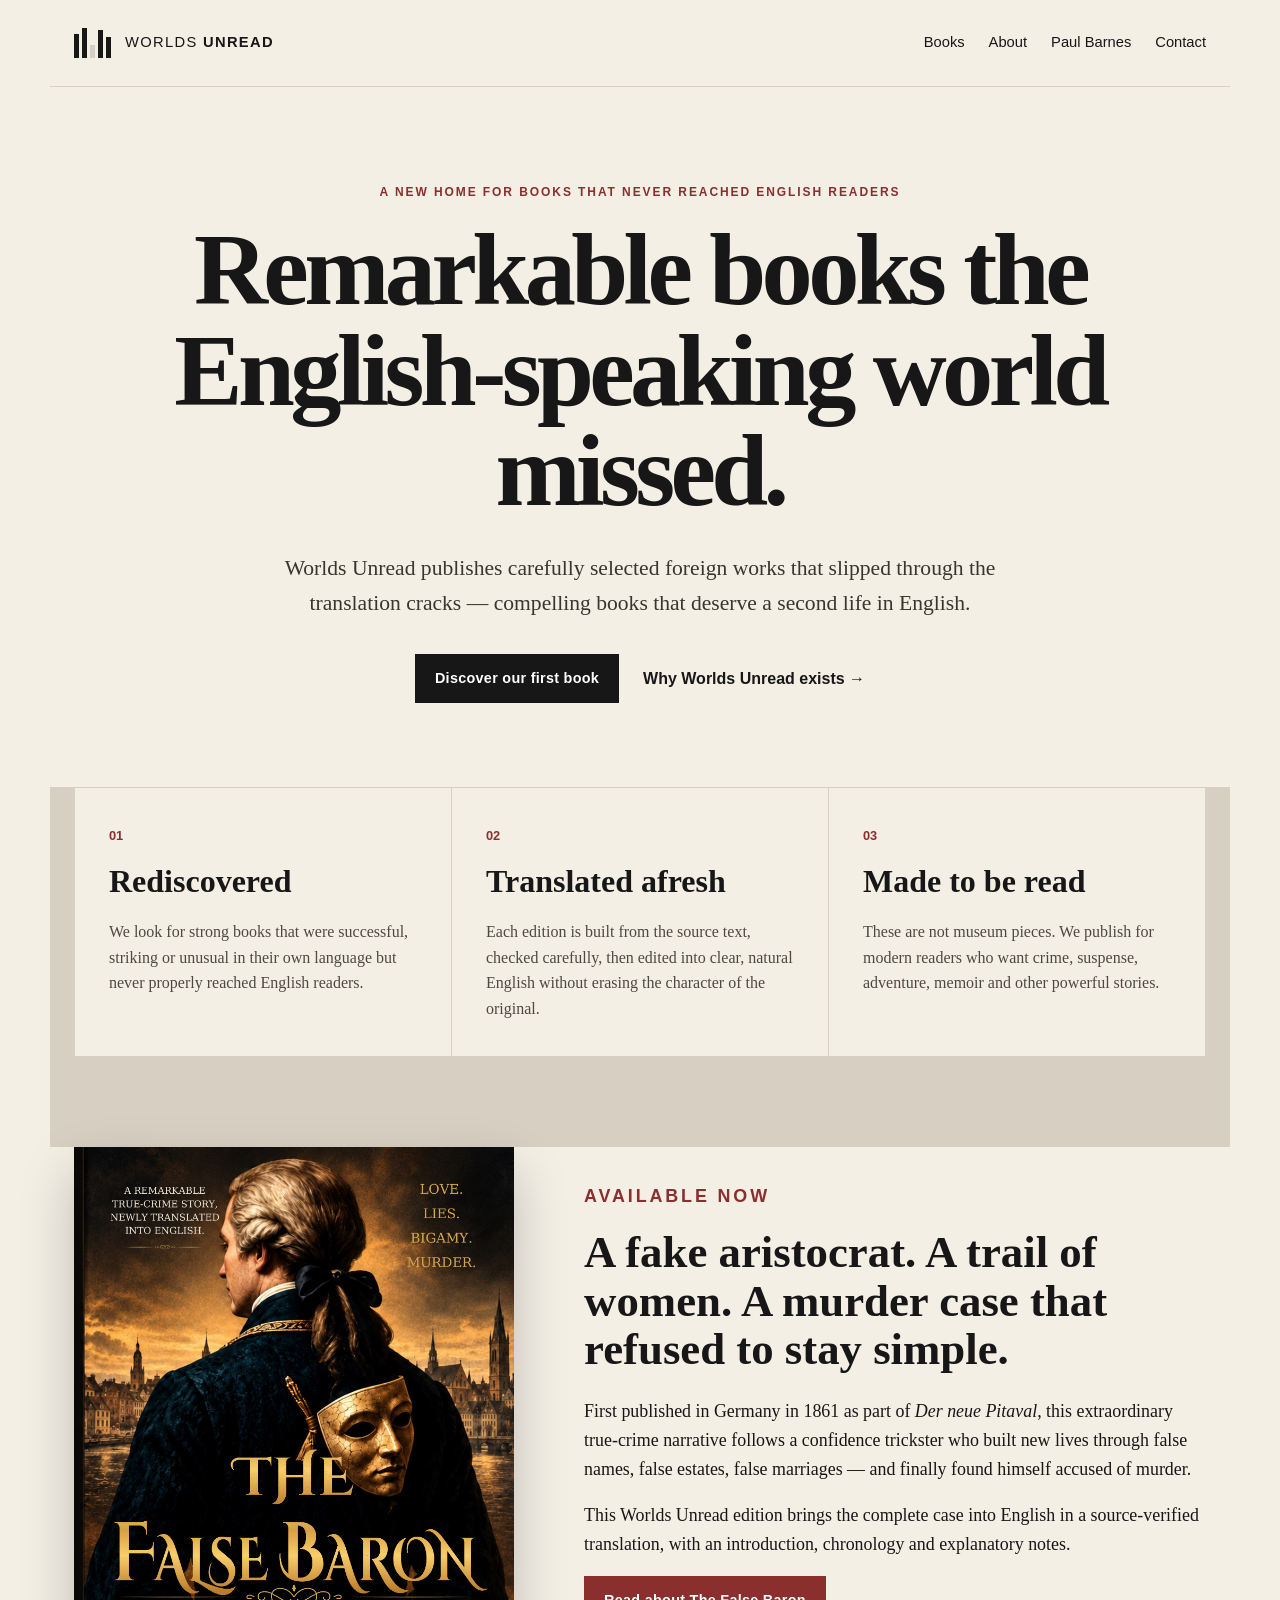
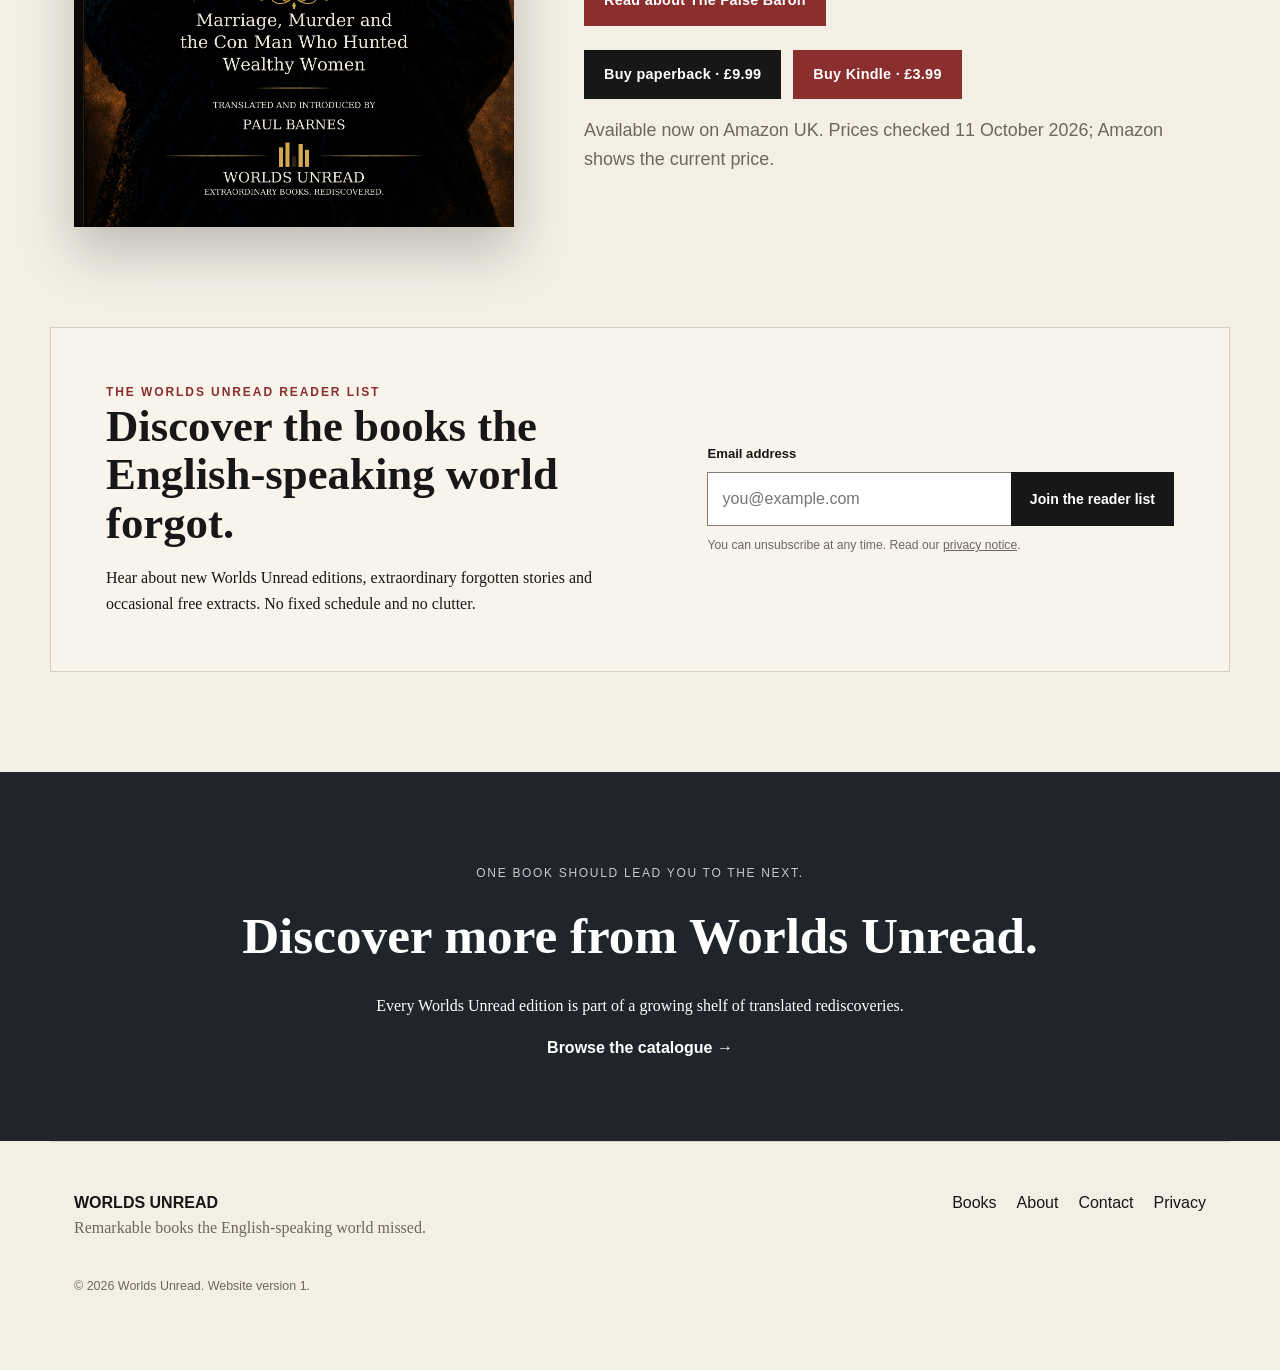
<file: index.html>
<!doctype html>
<html lang="en-GB">
  <head>
    <meta charset="utf-8" />
    <meta name="viewport" content="width=device-width, initial-scale=1" />
    <title>
      Worlds Unread — Remarkable books the English-speaking world missed
    </title>
    <meta
      name="description"
      content="Worlds Unread brings overlooked and untranslated books to English-language readers in new editions. The False Baron is our first title."
    />
    <link rel="stylesheet" href="styles.css" />
  </head>
  <body>
    <header class="site-header">
      <a class="brand" href="index.html" aria-label="Worlds Unread home">
        <span class="mark" aria-hidden="true"
          ><i></i><i></i><b></b><i></i><i></i
        ></span>
        <span><span class="worlds">WORLDS</span> <strong>UNREAD</strong></span>
      </a>
      <nav aria-label="Primary navigation">
        <a href="books.html">Books</a>
        <a href="about.html">About</a>
        <a href="paul-barnes.html">Paul Barnes</a>
        <a href="contact.html">Contact</a>
      </nav>
    </header>

    <main>
      <section class="hero">
        <p class="eyebrow">
          A new home for books that never reached English readers
        </p>
        <h1>Remarkable books the English-speaking world missed.</h1>
        <p class="lede">
          Worlds Unread publishes carefully selected foreign works that slipped
          through the translation cracks — compelling books that deserve a
          second life in English.
        </p>
        <div class="hero-actions">
          <a class="button" href="the-false-baron.html"
            >Discover our first book</a
          >
          <a class="text-link" href="about.html">Why Worlds Unread exists →</a>
        </div>
      </section>

      <section class="feature-grid" aria-label="Worlds Unread principles">
        <article>
          <span>01</span>
          <h2>Rediscovered</h2>
          <p>
            We look for strong books that were successful, striking or unusual
            in their own language but never properly reached English readers.
          </p>
        </article>
        <article>
          <span>02</span>
          <h2>Translated afresh</h2>
          <p>
            Each edition is built from the source text, checked carefully, then
            edited into clear, natural English without erasing the character of
            the original.
          </p>
        </article>
        <article>
          <span>03</span>
          <h2>Made to be read</h2>
          <p>
            These are not museum pieces. We publish for modern readers who want
            crime, suspense, adventure, memoir and other powerful stories.
          </p>
        </article>
      </section>

      <section class="book-feature">
        <a
          class="cover-link"
          href="the-false-baron.html"
          aria-label="Read about The False Baron"
        >
          <img
            class="book-cover"
            src="assets/the-false-baron-cover-004.jpg"
            alt="Cover of The False Baron by Worlds Unread"
          />
        </a>
        <div class="book-copy">
          <p class="eyebrow">Available now</p>
          <h2>
            A fake aristocrat. A trail of women. A murder case that refused to
            stay simple.
          </h2>
          <p>
            First published in Germany in 1861 as part of
            <em>Der neue Pitaval</em>, this extraordinary true-crime narrative
            follows a confidence trickster who built new lives through false
            names, false estates, false marriages — and finally found himself
            accused of murder.
          </p>
          <p>
            This Worlds Unread edition brings the complete case into English in
            a source-verified translation, with an introduction, chronology and
            explanatory notes.
          </p>
          <a class="button secondary" href="the-false-baron.html"
            >Read about The False Baron</a
          >
          <div class="purchase-actions" aria-label="Buy The False Baron">
          <a class="button" href="https://www.amazon.co.uk/dp/1066974004">Buy paperback · £9.99</a>
          <a class="button secondary" href="https://www.amazon.co.uk/dp/B0HMHZ28Z7">Buy Kindle · £3.99</a>
        </div><p class="meta">Available now on Amazon UK. Prices checked 11 October 2026; Amazon shows the current price.</p>
        </div>
      </section>

      <section class="reader-list" aria-labelledby="reader-list-title">
        <div>
          <p class="eyebrow">The Worlds Unread reader list</p>
          <h2 id="reader-list-title">
            Discover the books the English-speaking world forgot.
          </h2>
          <p>
            Hear about new Worlds Unread editions, extraordinary forgotten
            stories and occasional free extracts. No fixed schedule and no
            clutter.
          </p>
        </div>
        <form
          class="signup-form"
          action="https://buttondown.com/api/emails/embed-subscribe/worldsunread"
          method="post"
          target="popupwindow"
        >
          <label for="home-email">Email address</label>
          <div class="signup-row">
            <input
              id="home-email"
              name="email"
              type="email"
              autocomplete="email"
              required
              placeholder="you@example.com"
            />
            <button type="submit">Join the reader list</button>
          </div>
          <p class="form-note">
            You can unsubscribe at any time. Read our
            <a href="privacy.html">privacy notice</a>.
          </p>
        </form>
      </section>

      <section class="mission-strip">
        <p>One book should lead you to the next.</p>
        <h2>Discover more from Worlds Unread.</h2>
        <p>
          Every Worlds Unread edition is part of a growing shelf of translated
          rediscoveries.
        </p>
        <a class="text-link light" href="books.html">Browse the catalogue →</a>
      </section>
    </main>

    <footer>
      <div>
        <strong>WORLDS UNREAD</strong><br /><span
          >Remarkable books the English-speaking world missed.</span
        >
      </div>
      <div class="footer-links">
        <a href="books.html">Books</a><a href="about.html">About</a
        ><a href="contact.html">Contact</a><a href="privacy.html">Privacy</a>
      </div>
      <p class="small">© 2026 Worlds Unread. Website version 1.</p>
    </footer>
  </body>
</html>
</file>
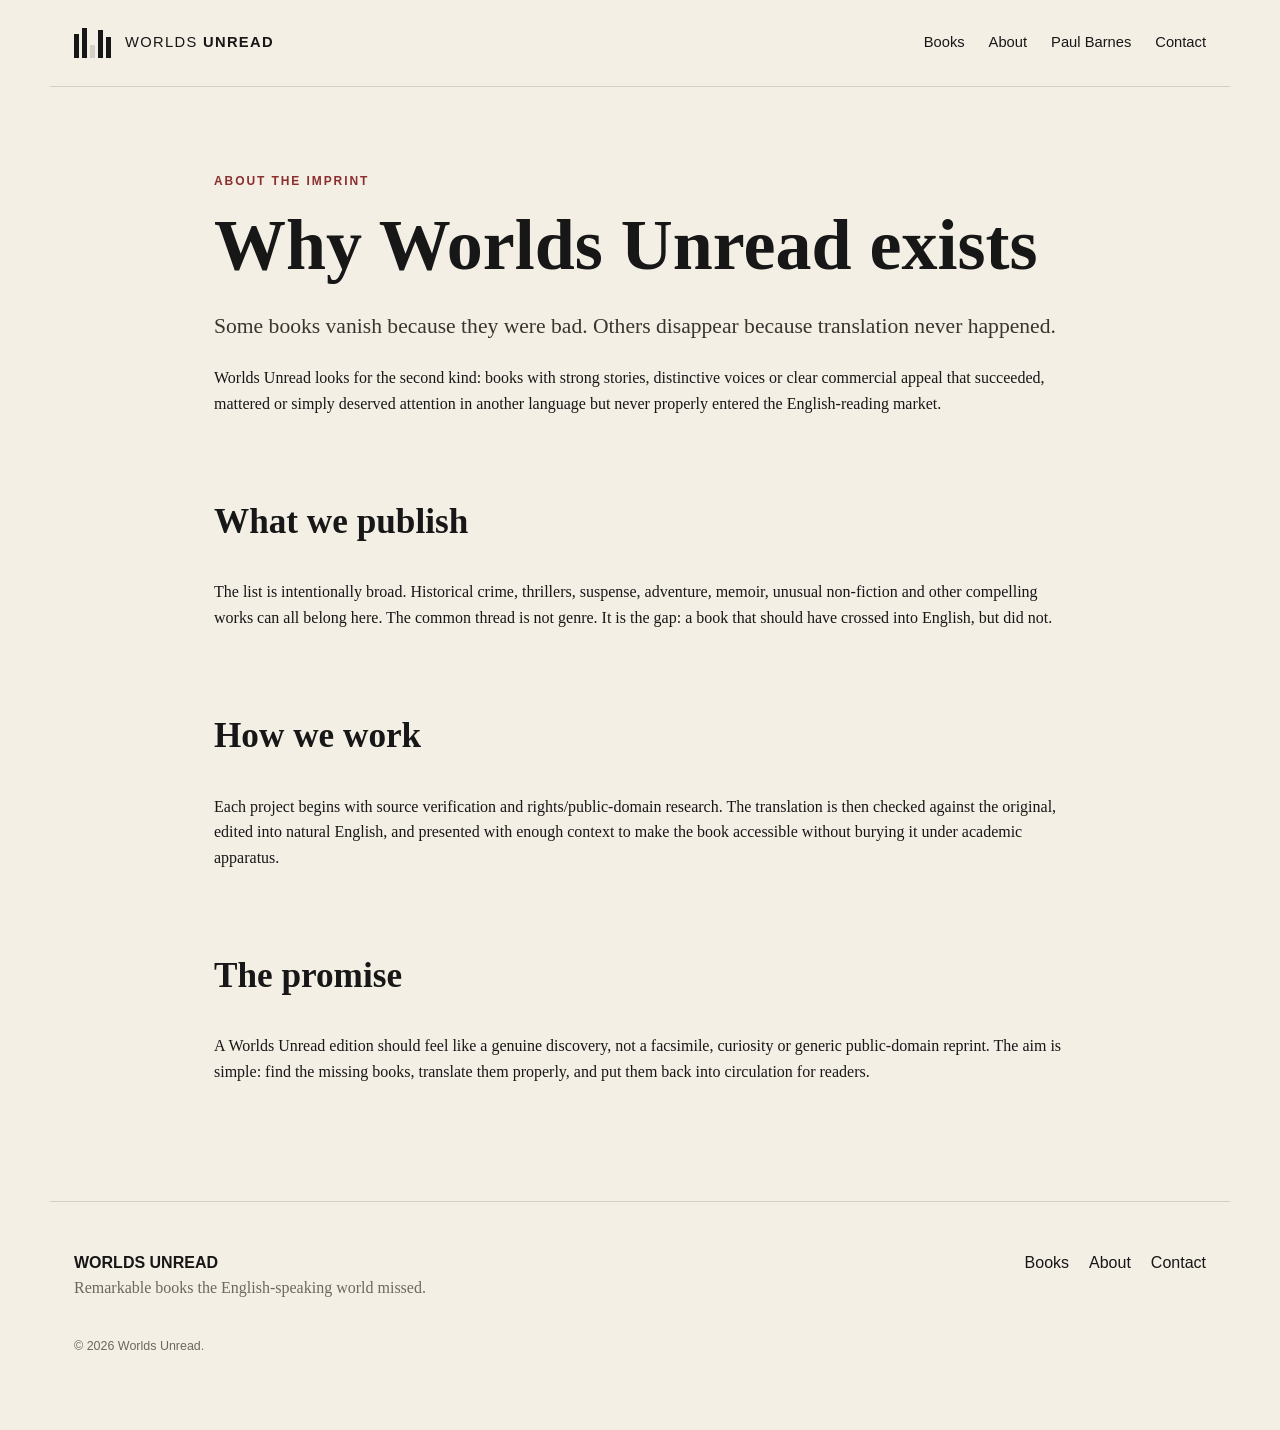
<file: about.html>
<!doctype html><html lang="en-GB"><head><meta charset="utf-8"><meta name="viewport" content="width=device-width, initial-scale=1"><title>About — Worlds Unread</title><meta name="description" content="About Worlds Unread, a publishing imprint for remarkable books the English-speaking world missed."><link rel="stylesheet" href="styles.css"></head><body><header class="site-header"><a class="brand" href="index.html"><span class="mark" aria-hidden="true"><i></i><i></i><b></b><i></i><i></i></span><span><span class="worlds">WORLDS</span> <strong>UNREAD</strong></span></a><nav><a href="books.html">Books</a><a href="about.html">About</a><a href="paul-barnes.html">Paul Barnes</a><a href="contact.html">Contact</a></nav></header><main class="page"><p class="eyebrow">About the imprint</p><h1>Why Worlds Unread exists</h1><p class="intro">Some books vanish because they were bad. Others disappear because translation never happened.</p><p>Worlds Unread looks for the second kind: books with strong stories, distinctive voices or clear commercial appeal that succeeded, mattered or simply deserved attention in another language but never properly entered the English-reading market.</p><h2>What we publish</h2><p>The list is intentionally broad. Historical crime, thrillers, suspense, adventure, memoir, unusual non-fiction and other compelling works can all belong here. The common thread is not genre. It is the gap: a book that should have crossed into English, but did not.</p><h2>How we work</h2><p>Each project begins with source verification and rights/public-domain research. The translation is then checked against the original, edited into natural English, and presented with enough context to make the book accessible without burying it under academic apparatus.</p><h2>The promise</h2><p>A Worlds Unread edition should feel like a genuine discovery, not a facsimile, curiosity or generic public-domain reprint. The aim is simple: find the missing books, translate them properly, and put them back into circulation for readers.</p></main><footer><div><strong>WORLDS UNREAD</strong><br><span>Remarkable books the English-speaking world missed.</span></div><div class="footer-links"><a href="books.html">Books</a><a href="about.html">About</a><a href="contact.html">Contact</a></div><p class="small">© 2026 Worlds Unread.</p></footer></body></html>
</file>
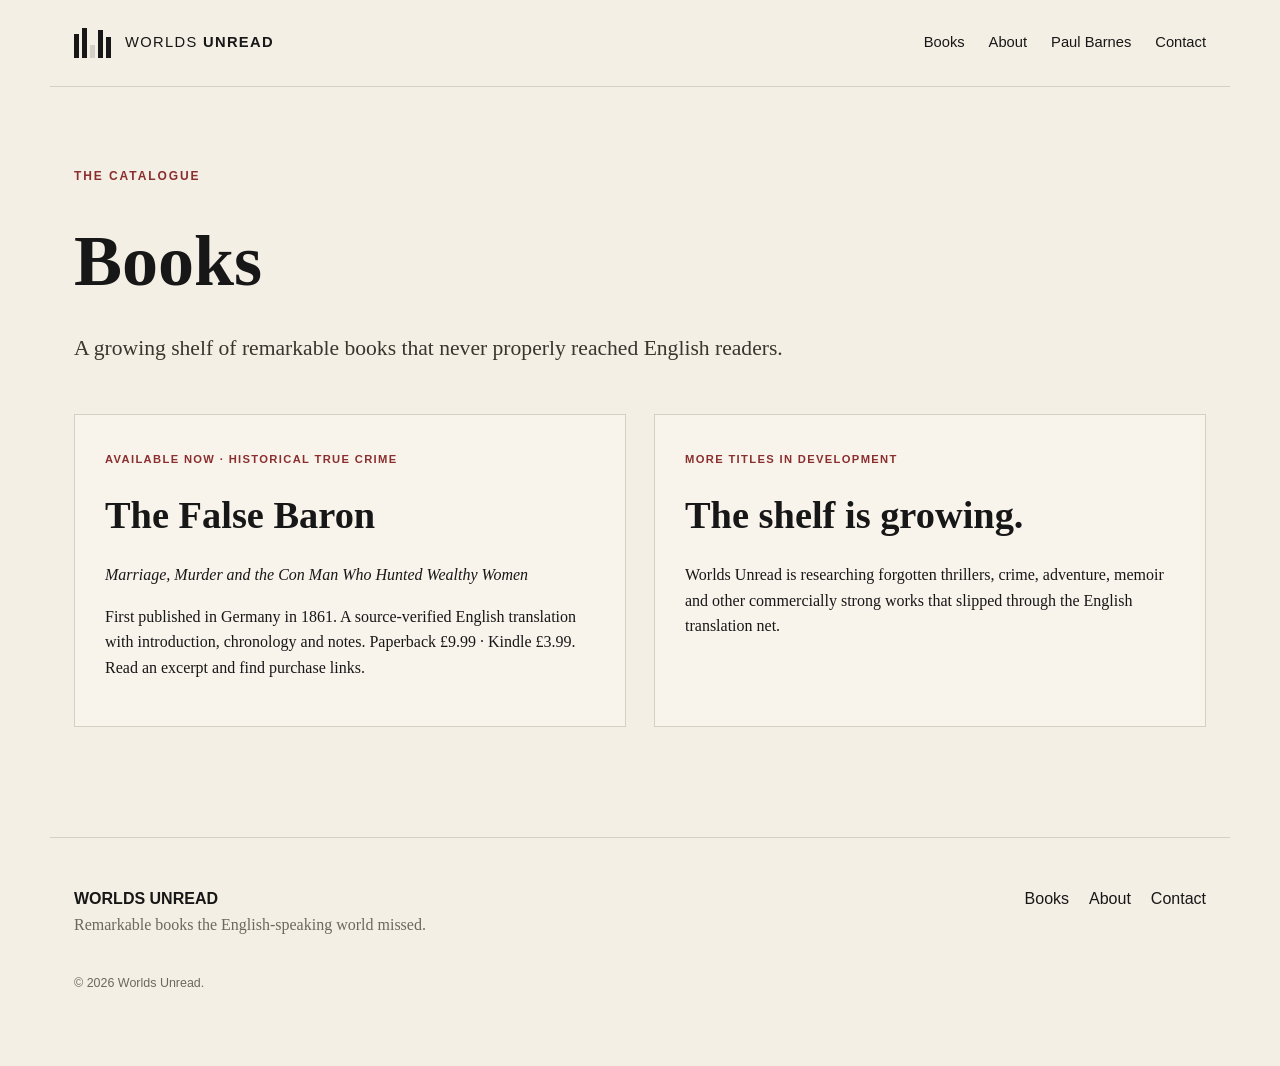
<file: books.html>
<!doctype html><html lang="en-GB"><head><meta charset="utf-8"><meta name="viewport" content="width=device-width, initial-scale=1"><title>Books — Worlds Unread</title><meta name="description" content="Browse Worlds Unread editions."><link rel="stylesheet" href="styles.css"></head><body><header class="site-header"><a class="brand" href="index.html"><span class="mark" aria-hidden="true"><i></i><i></i><b></b><i></i><i></i></span><span><span class="worlds">WORLDS</span> <strong>UNREAD</strong></span></a><nav><a href="books.html">Books</a><a href="about.html">About</a><a href="paul-barnes.html">Paul Barnes</a><a href="contact.html">Contact</a></nav></header><main class="catalogue"><p class="eyebrow">The catalogue</p><h1>Books</h1><p class="lede" style="margin:0;max-width:760px;text-align:left">A growing shelf of remarkable books that never properly reached English readers.</p><div class="catalogue-grid"><a class="catalogue-card" href="the-false-baron.html"><span class="tag">Available now · Historical true crime</span><h2>The False Baron</h2><p><em>Marriage, Murder and the Con Man Who Hunted Wealthy Women</em></p><p>First published in Germany in 1861. A source-verified English translation with introduction, chronology and notes. Paperback £9.99 · Kindle £3.99. Read an excerpt and find purchase links.</p></a><div class="catalogue-card"><span class="tag">More titles in development</span><h2>The shelf is growing.</h2><p>Worlds Unread is researching forgotten thrillers, crime, adventure, memoir and other commercially strong works that slipped through the English translation net.</p></div></div></main><footer><div><strong>WORLDS UNREAD</strong><br><span>Remarkable books the English-speaking world missed.</span></div><div class="footer-links"><a href="books.html">Books</a><a href="about.html">About</a><a href="contact.html">Contact</a></div><p class="small">© 2026 Worlds Unread.</p></footer></body></html>
</file>
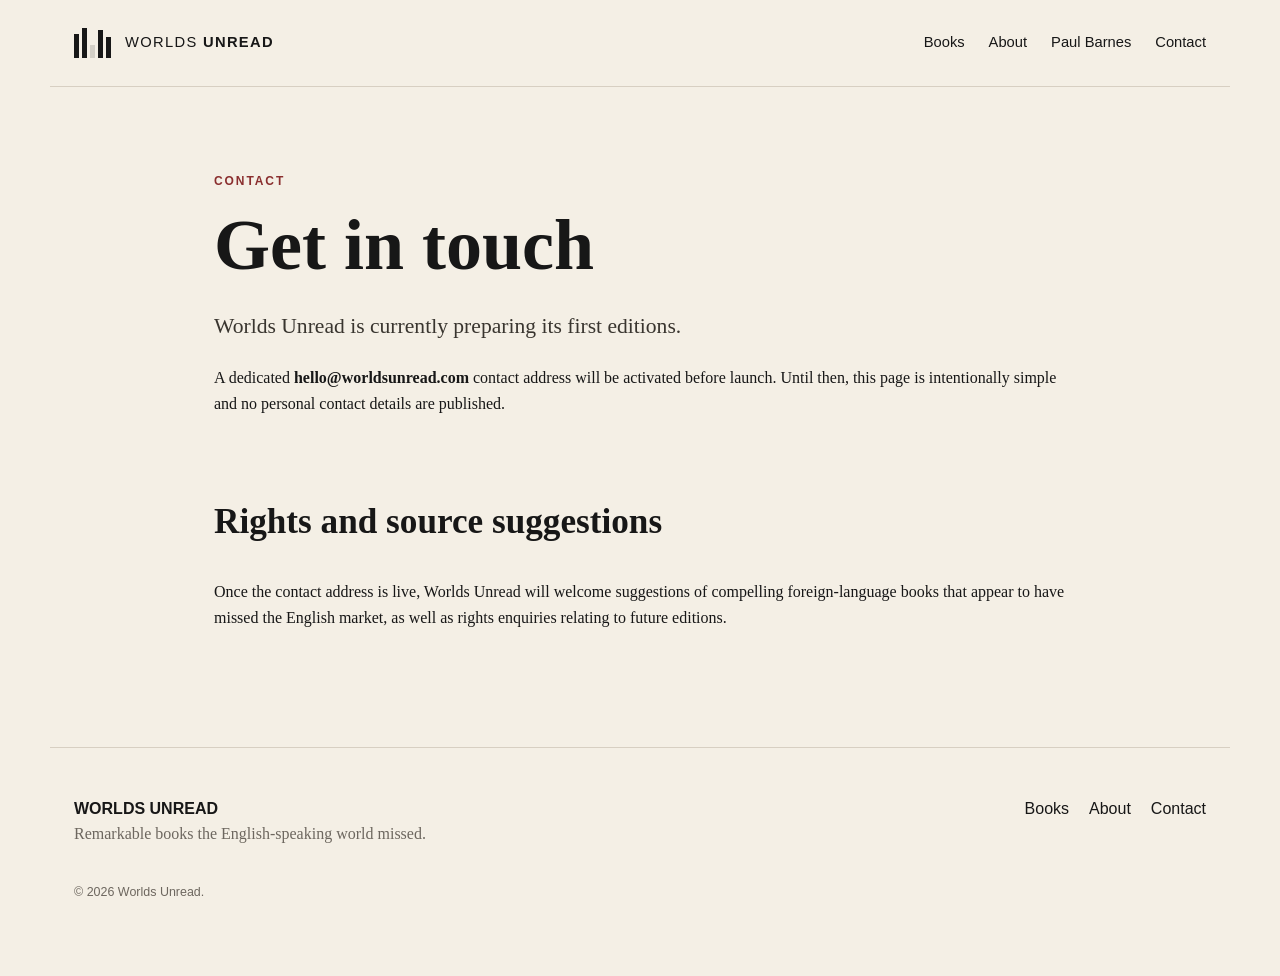
<file: contact.html>
<!doctype html><html lang="en-GB"><head><meta charset="utf-8"><meta name="viewport" content="width=device-width, initial-scale=1"><title>Contact — Worlds Unread</title><meta name="description" content="Contact Worlds Unread."><link rel="stylesheet" href="styles.css"></head><body><header class="site-header"><a class="brand" href="index.html"><span class="mark" aria-hidden="true"><i></i><i></i><b></b><i></i><i></i></span><span><span class="worlds">WORLDS</span> <strong>UNREAD</strong></span></a><nav><a href="books.html">Books</a><a href="about.html">About</a><a href="paul-barnes.html">Paul Barnes</a><a href="contact.html">Contact</a></nav></header><main class="page"><p class="eyebrow">Contact</p><h1>Get in touch</h1><p class="intro">Worlds Unread is currently preparing its first editions.</p><p>A dedicated <strong>hello@worldsunread.com</strong> contact address will be activated before launch. Until then, this page is intentionally simple and no personal contact details are published.</p><h2>Rights and source suggestions</h2><p>Once the contact address is live, Worlds Unread will welcome suggestions of compelling foreign-language books that appear to have missed the English market, as well as rights enquiries relating to future editions.</p></main><footer><div><strong>WORLDS UNREAD</strong><br><span>Remarkable books the English-speaking world missed.</span></div><div class="footer-links"><a href="books.html">Books</a><a href="about.html">About</a><a href="contact.html">Contact</a></div><p class="small">© 2026 Worlds Unread.</p></footer></body></html>
</file>
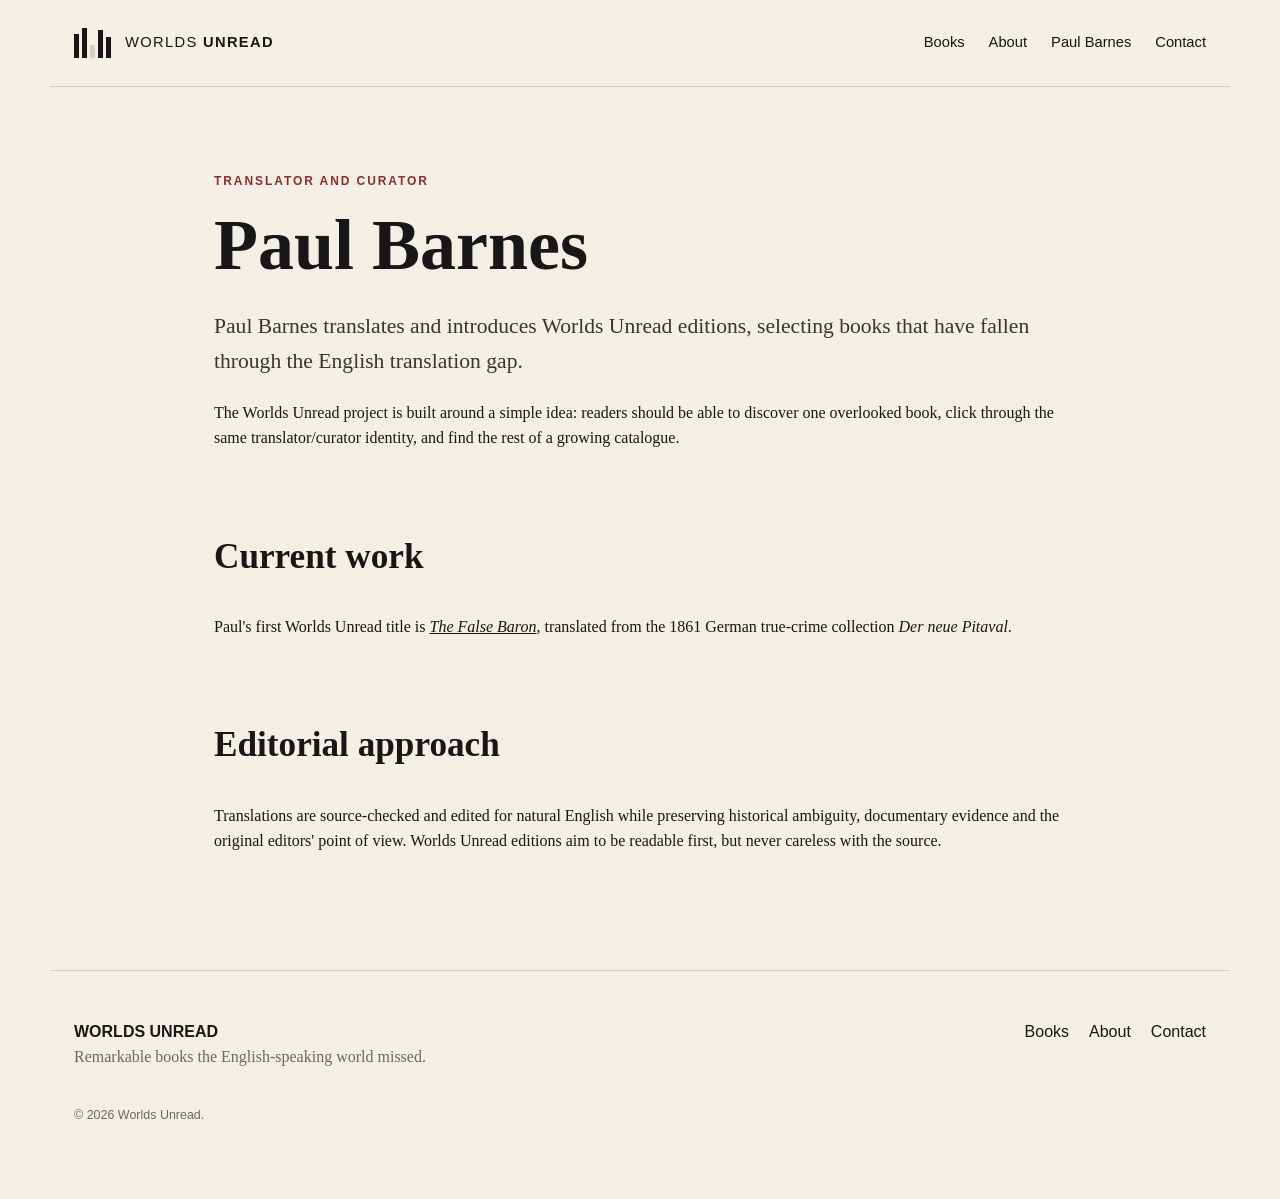
<file: paul-barnes.html>
<!doctype html><html lang="en-GB"><head><meta charset="utf-8"><meta name="viewport" content="width=device-width, initial-scale=1"><title>Paul Barnes — Worlds Unread</title><meta name="description" content="Paul Barnes, translator and curator of Worlds Unread editions."><link rel="stylesheet" href="styles.css"></head><body><header class="site-header"><a class="brand" href="index.html"><span class="mark" aria-hidden="true"><i></i><i></i><b></b><i></i><i></i></span><span><span class="worlds">WORLDS</span> <strong>UNREAD</strong></span></a><nav><a href="books.html">Books</a><a href="about.html">About</a><a href="paul-barnes.html">Paul Barnes</a><a href="contact.html">Contact</a></nav></header><main class="page"><p class="eyebrow">Translator and curator</p><h1>Paul Barnes</h1><p class="intro">Paul Barnes translates and introduces Worlds Unread editions, selecting books that have fallen through the English translation gap.</p><p>The Worlds Unread project is built around a simple idea: readers should be able to discover one overlooked book, click through the same translator/curator identity, and find the rest of a growing catalogue.</p><h2>Current work</h2><p>Paul's first Worlds Unread title is <a href="the-false-baron.html"><em>The False Baron</em></a>, translated from the 1861 German true-crime collection <em>Der neue Pitaval</em>.</p><h2>Editorial approach</h2><p>Translations are source-checked and edited for natural English while preserving historical ambiguity, documentary evidence and the original editors' point of view. Worlds Unread editions aim to be readable first, but never careless with the source.</p></main><footer><div><strong>WORLDS UNREAD</strong><br><span>Remarkable books the English-speaking world missed.</span></div><div class="footer-links"><a href="books.html">Books</a><a href="about.html">About</a><a href="contact.html">Contact</a></div><p class="small">© 2026 Worlds Unread.</p></footer></body></html>
</file>
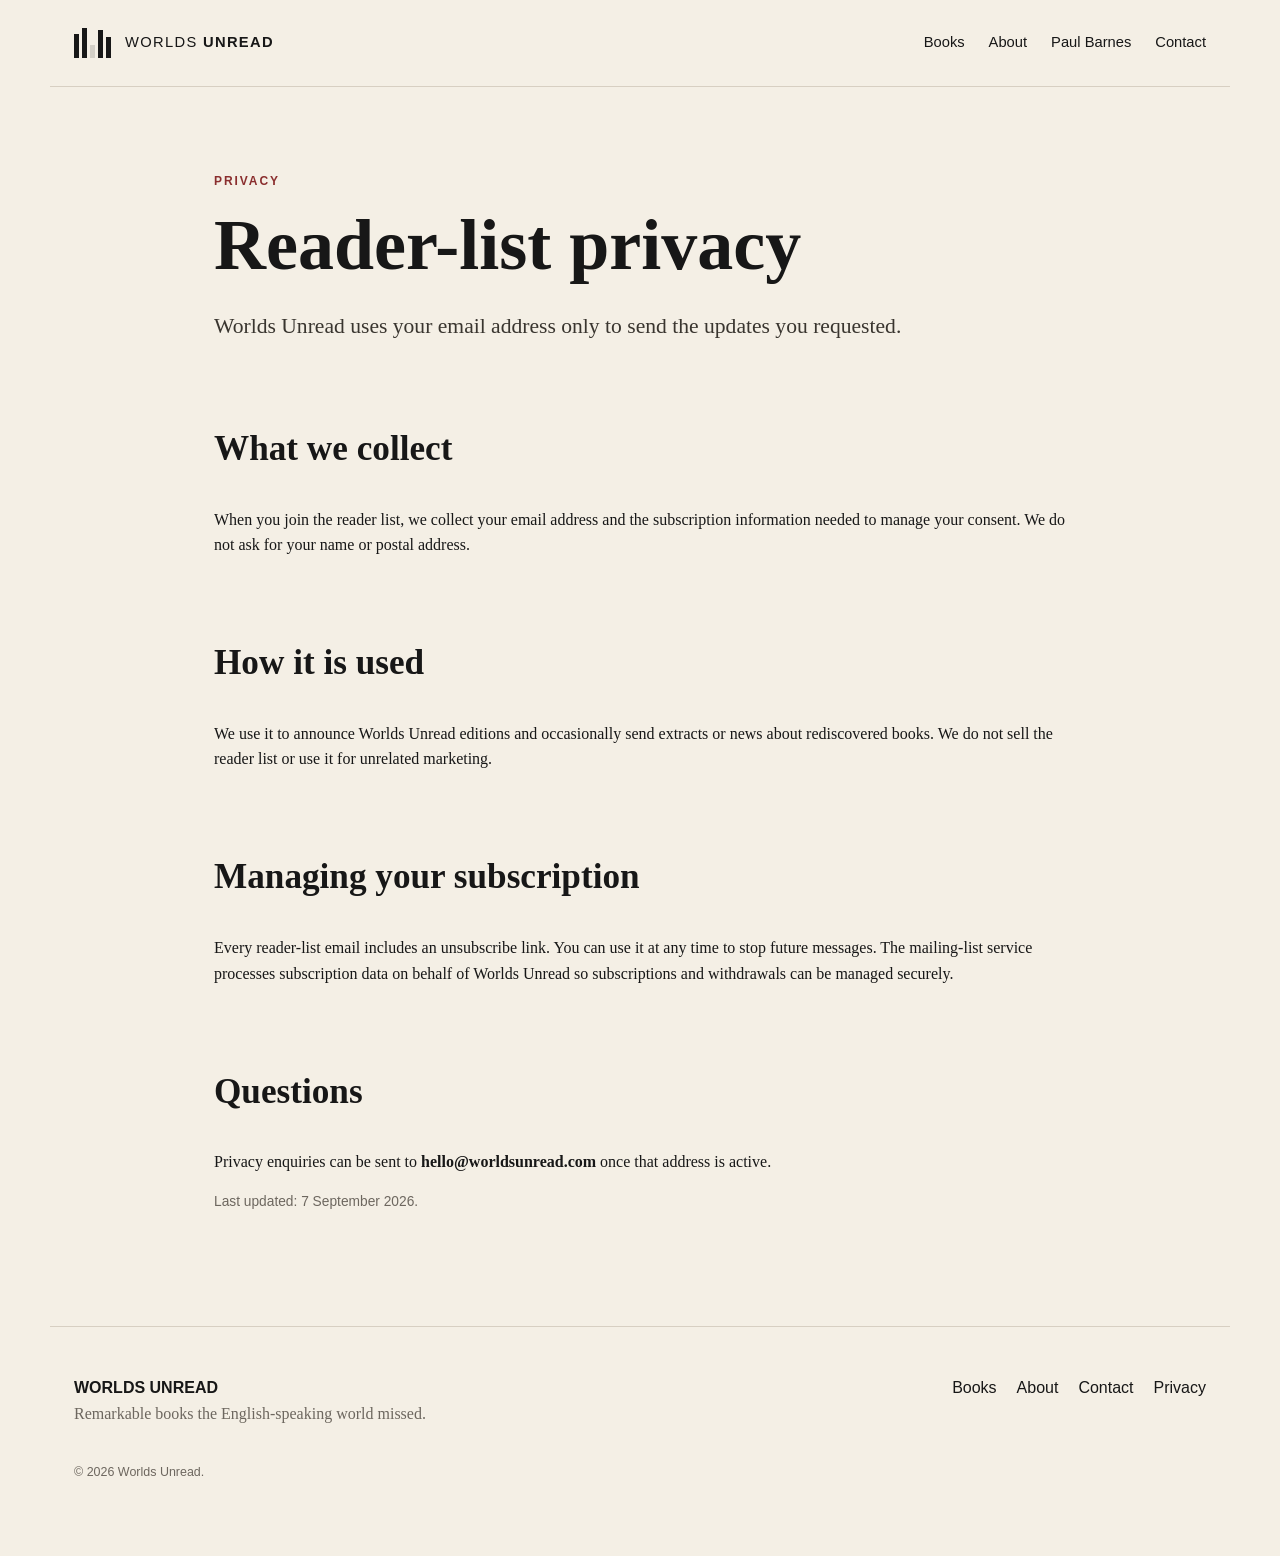
<file: privacy.html>
<!doctype html>
<html lang="en-GB">
  <head>
    <meta charset="utf-8" />
    <meta name="viewport" content="width=device-width, initial-scale=1" />
    <title>Privacy — Worlds Unread</title>
    <meta
      name="description"
      content="Privacy information for Worlds Unread readers."
    />
    <link rel="stylesheet" href="styles.css" />
  </head>
  <body>
    <header class="site-header">
      <a class="brand" href="index.html" aria-label="Worlds Unread home"
        ><span class="mark" aria-hidden="true"
          ><i></i><i></i><b></b><i></i><i></i></span
        ><span
          ><span class="worlds">WORLDS</span> <strong>UNREAD</strong></span
        ></a
      >
      <nav aria-label="Primary navigation">
        <a href="books.html">Books</a><a href="about.html">About</a
        ><a href="paul-barnes.html">Paul Barnes</a
        ><a href="contact.html">Contact</a>
      </nav>
    </header>
    <main class="page">
      <p class="eyebrow">Privacy</p>
      <h1>Reader-list privacy</h1>
      <p class="intro">
        Worlds Unread uses your email address only to send the updates you
        requested.
      </p>
      <h2>What we collect</h2>
      <p>
        When you join the reader list, we collect your email address and the
        subscription information needed to manage your consent. We do not ask
        for your name or postal address.
      </p>
      <h2>How it is used</h2>
      <p>
        We use it to announce Worlds Unread editions and occasionally send
        extracts or news about rediscovered books. We do not sell the reader
        list or use it for unrelated marketing.
      </p>
      <h2>Managing your subscription</h2>
      <p>
        Every reader-list email includes an unsubscribe link. You can use it at
        any time to stop future messages. The mailing-list service processes
        subscription data on behalf of Worlds Unread so subscriptions and
        withdrawals can be managed securely.
      </p>
      <h2>Questions</h2>
      <p>
        Privacy enquiries can be sent to
        <strong>hello@worldsunread.com</strong> once that address is active.
      </p>
      <p class="meta">Last updated: 7 September 2026.</p>
    </main>
    <footer>
      <div>
        <strong>WORLDS UNREAD</strong><br /><span
          >Remarkable books the English-speaking world missed.</span
        >
      </div>
      <div class="footer-links">
        <a href="books.html">Books</a><a href="about.html">About</a
        ><a href="contact.html">Contact</a><a href="privacy.html">Privacy</a>
      </div>
      <p class="small">© 2026 Worlds Unread.</p>
    </footer>
  </body>
</html>
</file>
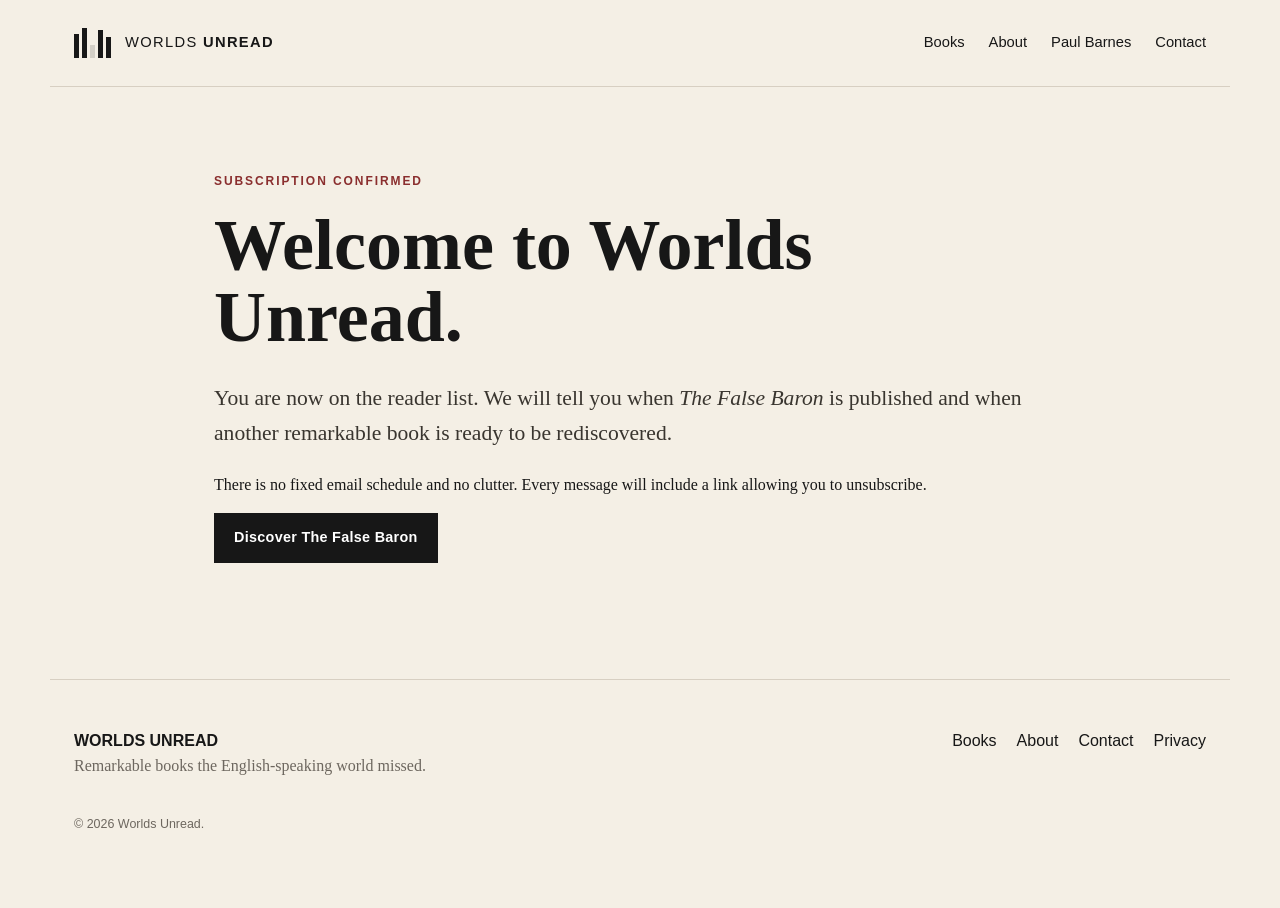
<file: subscription-confirmed.html>
<!doctype html>
<html lang="en-GB">
<head><meta charset="utf-8"><meta name="viewport" content="width=device-width, initial-scale=1"><title>Welcome — Worlds Unread</title><meta name="description" content="Welcome to the Worlds Unread reader list."><link rel="stylesheet" href="styles.css"></head>
<body>
<header class="site-header"><a class="brand" href="index.html" aria-label="Worlds Unread home"><span class="mark" aria-hidden="true"><i></i><i></i><b></b><i></i><i></i></span><span><span class="worlds">WORLDS</span> <strong>UNREAD</strong></span></a><nav aria-label="Primary navigation"><a href="books.html">Books</a><a href="about.html">About</a><a href="paul-barnes.html">Paul Barnes</a><a href="contact.html">Contact</a></nav></header>
<main class="page"><p class="eyebrow">Subscription confirmed</p><h1>Welcome to Worlds Unread.</h1><p class="intro">You are now on the reader list. We will tell you when <em>The False Baron</em> is published and when another remarkable book is ready to be rediscovered.</p><p>There is no fixed email schedule and no clutter. Every message will include a link allowing you to unsubscribe.</p><p><a class="button" href="the-false-baron.html">Discover The False Baron</a></p></main>
<footer><div><strong>WORLDS UNREAD</strong><br><span>Remarkable books the English-speaking world missed.</span></div><div class="footer-links"><a href="books.html">Books</a><a href="about.html">About</a><a href="contact.html">Contact</a><a href="privacy.html">Privacy</a></div><p class="small">© 2026 Worlds Unread.</p></footer>
</body></html>
</file>
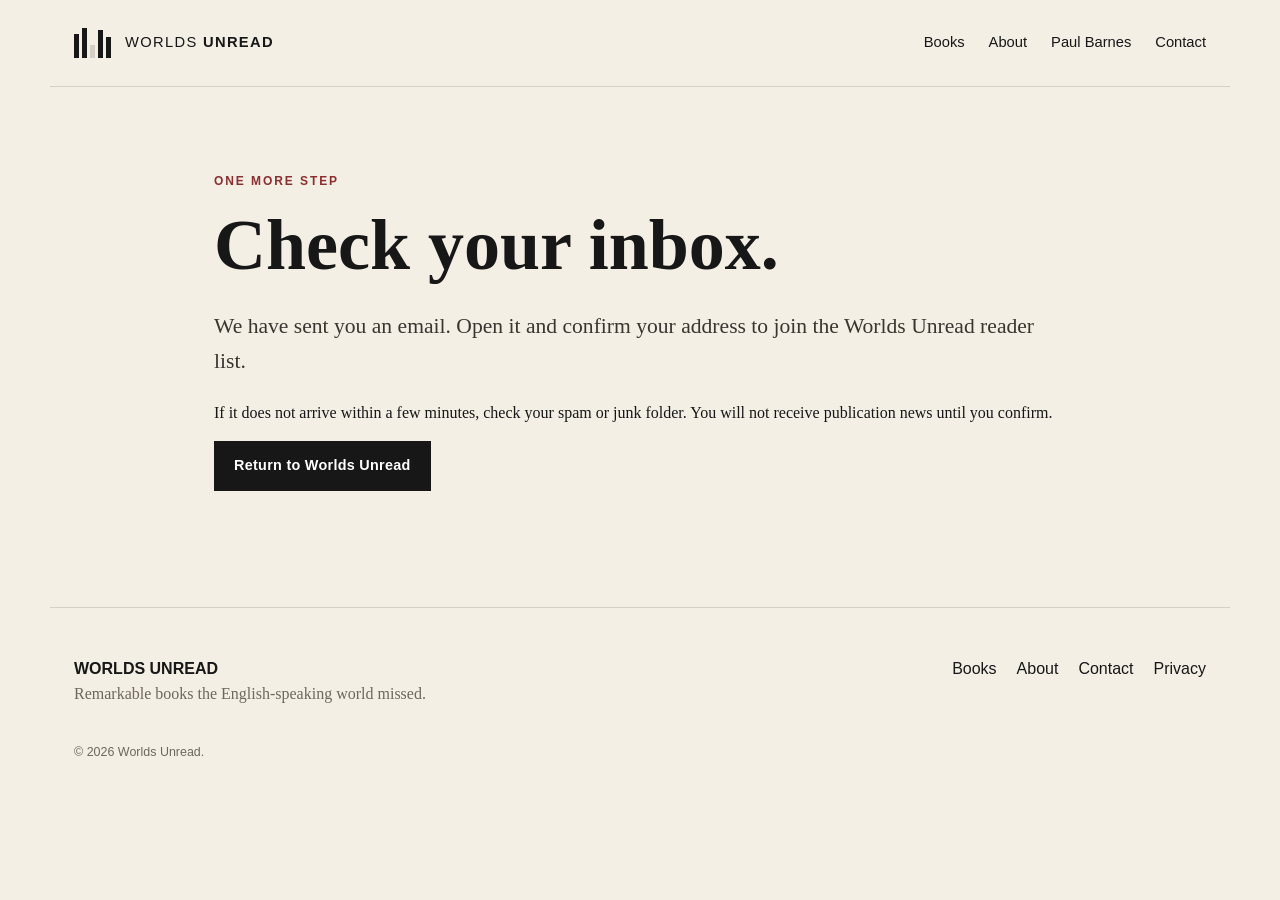
<file: subscription-pending.html>
<!doctype html>
<html lang="en-GB">
<head><meta charset="utf-8"><meta name="viewport" content="width=device-width, initial-scale=1"><title>Confirm your subscription — Worlds Unread</title><meta name="description" content="Confirm your Worlds Unread reader-list subscription."><link rel="stylesheet" href="styles.css"></head>
<body>
<header class="site-header"><a class="brand" href="index.html" aria-label="Worlds Unread home"><span class="mark" aria-hidden="true"><i></i><i></i><b></b><i></i><i></i></span><span><span class="worlds">WORLDS</span> <strong>UNREAD</strong></span></a><nav aria-label="Primary navigation"><a href="books.html">Books</a><a href="about.html">About</a><a href="paul-barnes.html">Paul Barnes</a><a href="contact.html">Contact</a></nav></header>
<main class="page"><p class="eyebrow">One more step</p><h1>Check your inbox.</h1><p class="intro">We have sent you an email. Open it and confirm your address to join the Worlds Unread reader list.</p><p>If it does not arrive within a few minutes, check your spam or junk folder. You will not receive publication news until you confirm.</p><p><a class="button" href="index.html">Return to Worlds Unread</a></p></main>
<footer><div><strong>WORLDS UNREAD</strong><br><span>Remarkable books the English-speaking world missed.</span></div><div class="footer-links"><a href="books.html">Books</a><a href="about.html">About</a><a href="contact.html">Contact</a><a href="privacy.html">Privacy</a></div><p class="small">© 2026 Worlds Unread.</p></footer>
</body></html>
</file>
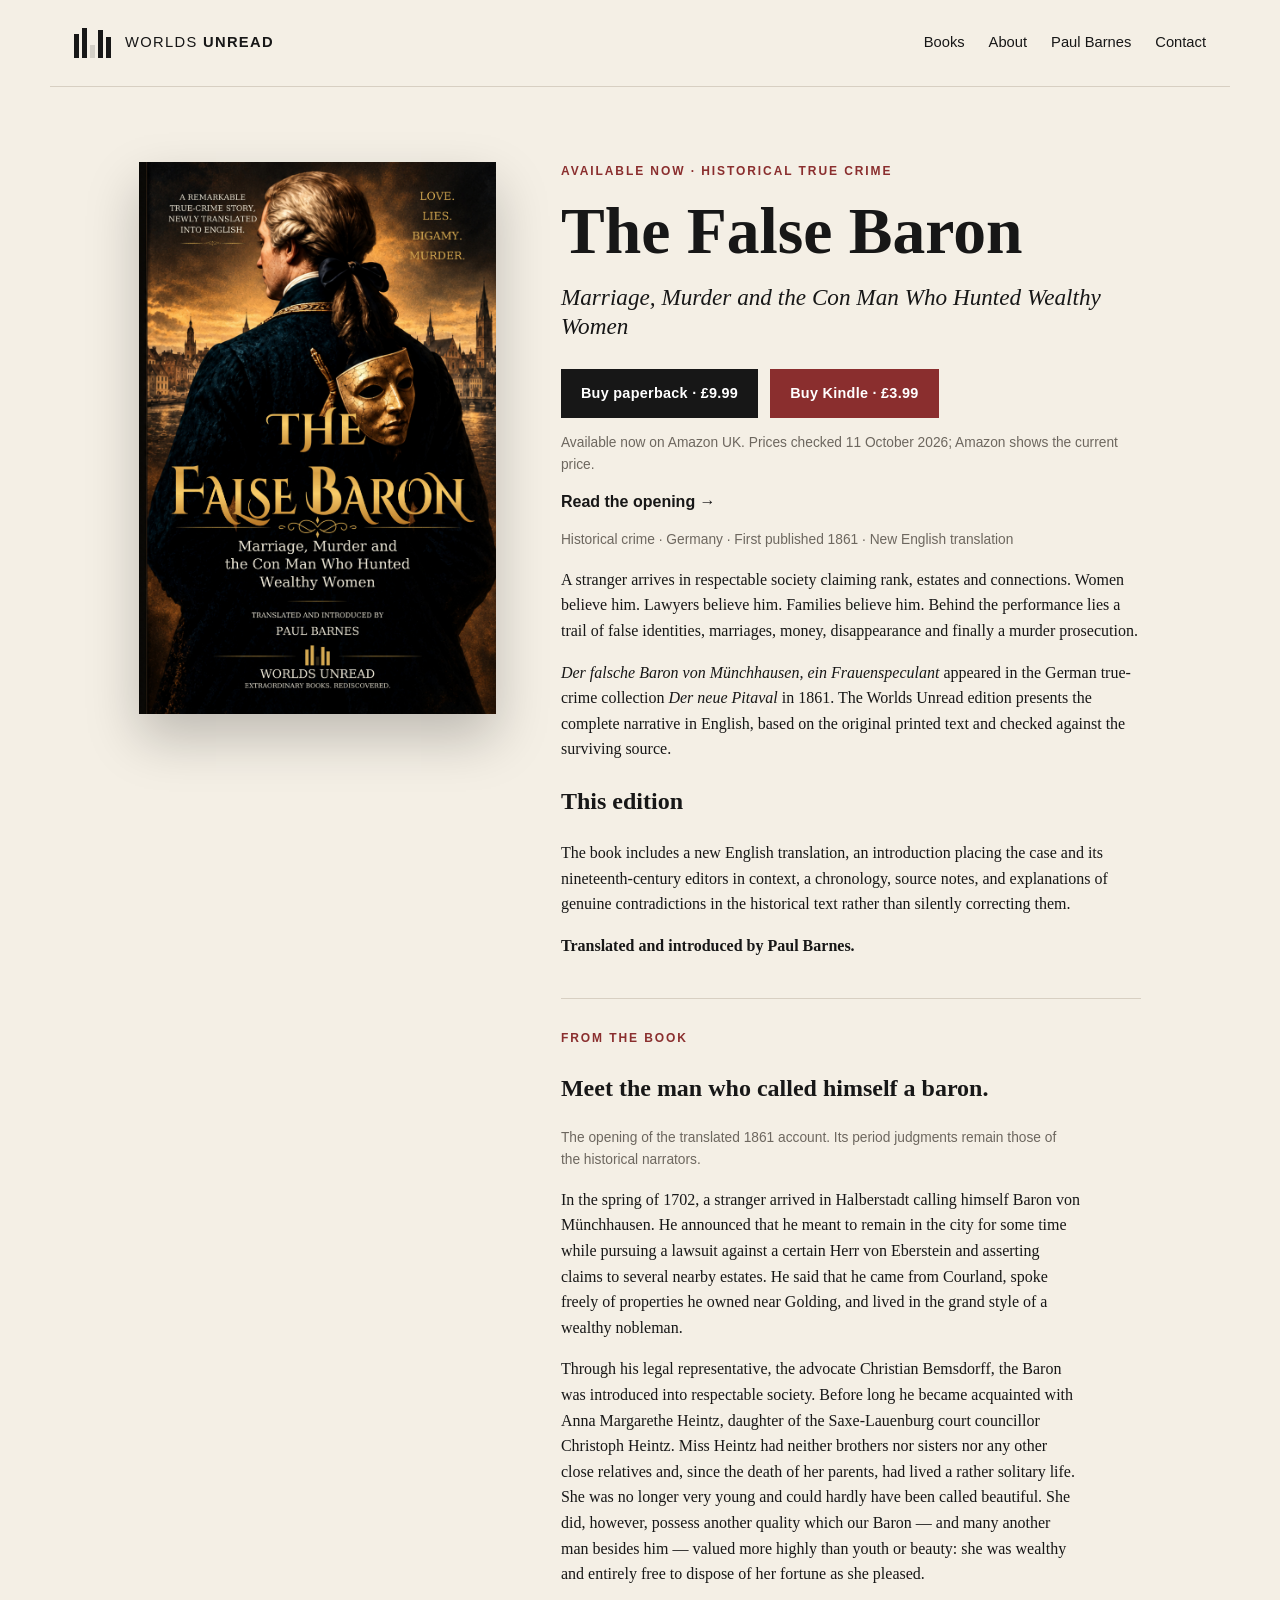
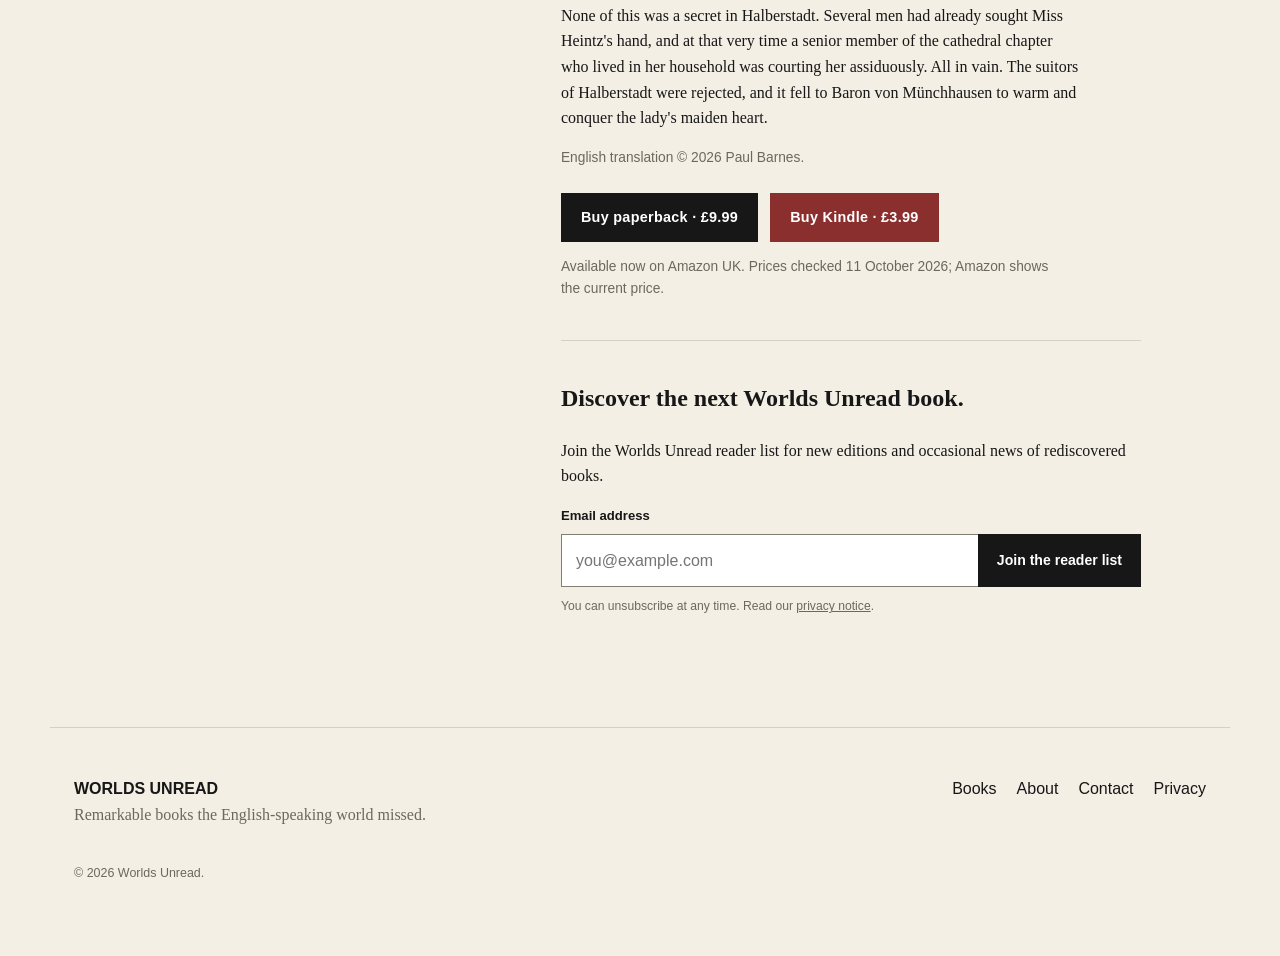
<file: the-false-baron.html>
<!doctype html>
<html lang="en-GB">
  <head>
    <meta charset="utf-8" />
    <meta name="viewport" content="width=device-width, initial-scale=1" />
    <title>The False Baron — Worlds Unread</title>
    <meta
      name="description"
      content="The False Baron: Marriage, Murder and the Con Man Who Hunted Wealthy Women. A Worlds Unread edition translated and introduced by Paul Barnes."
    />
    <link rel="stylesheet" href="styles.css" />
  </head>
  <body>
    <header class="site-header">
      <a class="brand" href="index.html"
        ><span class="mark" aria-hidden="true"
          ><i></i><i></i><b></b><i></i><i></i></span
        ><span
          ><span class="worlds">WORLDS</span> <strong>UNREAD</strong></span
        ></a
      >
      <nav>
        <a href="books.html">Books</a><a href="about.html">About</a
        ><a href="paul-barnes.html">Paul Barnes</a
        ><a href="contact.html">Contact</a>
      </nav>
    </header>
    <main class="book-page">
      <div>
        <img
          class="book-cover book-cover-detail"
          src="assets/the-false-baron-cover-004.jpg"
          alt="Cover of The False Baron by Worlds Unread"
        />
      </div>
      <article class="book-details">
        <p class="eyebrow">Available now · Historical true crime</p>
        <h1>The False Baron</h1>
        <p class="subtitle">
          <em>Marriage, Murder and the Con Man Who Hunted Wealthy Women</em>
        </p>
        <div class="purchase-actions" aria-label="Buy The False Baron">
          <a class="button" href="https://www.amazon.co.uk/dp/1066974004">Buy paperback · £9.99</a>
          <a class="button secondary" href="https://www.amazon.co.uk/dp/B0HMHZ28Z7">Buy Kindle · £3.99</a>
        </div><p class="meta">Available now on Amazon UK. Prices checked 11 October 2026; Amazon shows the current price.</p>
        <a class="text-link" href="#opening-excerpt">Read the opening →</a>
        <p class="meta">
          Historical crime · Germany · First published 1861 · New English
          translation
        </p>
        <p>
          A stranger arrives in respectable society claiming rank, estates and
          connections. Women believe him. Lawyers believe him. Families believe
          him. Behind the performance lies a trail of false identities,
          marriages, money, disappearance and finally a murder prosecution.
        </p>
        <p>
          <em>Der falsche Baron von Münchhausen, ein Frauenspeculant</em>
          appeared in the German true-crime collection
          <em>Der neue Pitaval</em> in 1861. The Worlds Unread edition presents
          the complete narrative in English, based on the original printed text
          and checked against the surviving source.
        </p>
        <h2>This edition</h2>
        <p>
          The book includes a new English translation, an introduction placing
          the case and its nineteenth-century editors in context, a chronology,
          source notes, and explanations of genuine contradictions in the
          historical text rather than silently correcting them.
        </p>
        <p><strong>Translated and introduced by Paul Barnes.</strong></p>
        <section class="opening-excerpt" id="opening-excerpt" aria-labelledby="excerpt-title">
          <p class="eyebrow">From the book</p>
          <h2 id="excerpt-title">Meet the man who called himself a baron.</h2>
          <p class="meta">The opening of the translated 1861 account. Its period judgments remain those of the historical narrators.</p>
          <p>In the spring of 1702, a stranger arrived in Halberstadt calling himself Baron von Münchhausen. He announced that he meant to remain in the city for some time while pursuing a lawsuit against a certain Herr von Eberstein and asserting claims to several nearby estates. He said that he came from Courland, spoke freely of properties he owned near Golding, and lived in the grand style of a wealthy nobleman.</p>
          <p>Through his legal representative, the advocate Christian Bemsdorff, the Baron was introduced into respectable society. Before long he became acquainted with Anna Margarethe Heintz, daughter of the Saxe-Lauenburg court councillor Christoph Heintz. Miss Heintz had neither brothers nor sisters nor any other close relatives and, since the death of her parents, had lived a rather solitary life. She was no longer very young and could hardly have been called beautiful. She did, however, possess another quality which our Baron — and many another man besides him — valued more highly than youth or beauty: she was wealthy and entirely free to dispose of her fortune as she pleased.</p>
          <p>None of this was a secret in Halberstadt. Several men had already sought Miss Heintz's hand, and at that very time a senior member of the cathedral chapter who lived in her household was courting her assiduously. All in vain. The suitors of Halberstadt were rejected, and it fell to Baron von Münchhausen to warm and conquer the lady's maiden heart.</p>
          <p class="meta">English translation © 2026 Paul Barnes.</p>
          <div class="purchase-actions" aria-label="Buy The False Baron">
          <a class="button" href="https://www.amazon.co.uk/dp/1066974004">Buy paperback · £9.99</a>
          <a class="button secondary" href="https://www.amazon.co.uk/dp/B0HMHZ28Z7">Buy Kindle · £3.99</a>
        </div><p class="meta">Available now on Amazon UK. Prices checked 11 October 2026; Amazon shows the current price.</p>
        </section>
        <section class="book-signup" aria-labelledby="false-baron-signup">
          <h2 id="false-baron-signup">Discover the next Worlds Unread book.</h2>
          <p>
            Join the Worlds Unread reader list for new editions and
            occasional news of rediscovered books.
          </p>
          <form
            class="signup-form"
            action="https://buttondown.com/api/emails/embed-subscribe/worldsunread"
            method="post"
            target="popupwindow"
          >
            <label for="book-email">Email address</label>
            <div class="signup-row">
              <input
                id="book-email"
                name="email"
                type="email"
                autocomplete="email"
                required
                placeholder="you@example.com"
              />
              <button type="submit">Join the reader list</button>
            </div>
            <p class="form-note">
              You can unsubscribe at any time. Read our
              <a href="privacy.html">privacy notice</a>.
            </p>
          </form>
        </section>
      </article>
    </main>
    <footer>
      <div>
        <strong>WORLDS UNREAD</strong><br /><span
          >Remarkable books the English-speaking world missed.</span
        >
      </div>
      <div class="footer-links">
        <a href="books.html">Books</a><a href="about.html">About</a
        ><a href="contact.html">Contact</a><a href="privacy.html">Privacy</a>
      </div>
      <p class="small">© 2026 Worlds Unread.</p>
    </footer>
  </body>
</html>
</file>
<file: styles.css>
:root {
  --ink: #171717;
  --paper: #f4efe5;
  --muted: #6d675f;
  --line: #d7cfc2;
  --accent: #8a2e2e;
  --deep: #20252b;
  --white: #fff;
  --max: 1180px;
}
* {
  box-sizing: border-box;
}
html {
  scroll-behavior: smooth;
}
body {
  margin: 0;
  background: var(--paper);
  color: var(--ink);
  font-family: Georgia, "Times New Roman", serif;
  line-height: 1.6;
}
a {
  color: inherit;
}
.site-header {
  max-width: var(--max);
  margin: 0 auto;
  padding: 28px 24px;
  display: flex;
  align-items: center;
  justify-content: space-between;
  gap: 30px;
  border-bottom: 1px solid var(--line);
}
.brand {
  display: flex;
  gap: 14px;
  align-items: center;
  text-decoration: none;
  font-family: Arial, Helvetica, sans-serif;
  letter-spacing: 0.09em;
  font-size: 0.92rem;
}
.brand strong {
  font-weight: 800;
}
.worlds {
  font-weight: 400;
}
.mark {
  display: flex;
  align-items: flex-end;
  gap: 3px;
  height: 30px;
}
.mark i,
.mark b {
  display: block;
  width: 5px;
  background: var(--ink);
}
.mark i:nth-child(1) {
  height: 24px;
}
.mark i:nth-child(2) {
  height: 30px;
}
.mark b {
  height: 13px;
  background: transparent;
  border-left: 5px solid var(--ink);
  opacity: 0.15;
}
.mark i:nth-child(4) {
  height: 28px;
}
.mark i:nth-child(5) {
  height: 21px;
}
nav {
  display: flex;
  gap: 24px;
  font-family: Arial, Helvetica, sans-serif;
  font-size: 0.92rem;
}
nav a {
  text-decoration: none;
}
nav a:hover,
.footer-links a:hover {
  text-decoration: underline;
}
.hero {
  max-width: 980px;
  margin: 0 auto;
  padding: 96px 24px 84px;
  text-align: center;
}
.eyebrow {
  font-family: Arial, Helvetica, sans-serif;
  text-transform: uppercase;
  letter-spacing: 0.16em;
  font-size: 0.75rem;
  font-weight: 700;
  color: var(--accent);
  margin: 0 0 18px;
}
.hero h1 {
  font-size: clamp(3rem, 8vw, 6.4rem);
  line-height: 0.98;
  letter-spacing: -0.045em;
  margin: 0 auto 30px;
  max-width: 950px;
}
.lede {
  font-size: 1.35rem;
  max-width: 760px;
  margin: 0 auto 34px;
  color: #39352f;
}
.hero-actions {
  display: flex;
  gap: 24px;
  align-items: center;
  justify-content: center;
  flex-wrap: wrap;
}
.button {
  display: inline-block;
  background: var(--ink);
  color: var(--white);
  text-decoration: none;
  padding: 13px 20px;
  font-family: Arial, Helvetica, sans-serif;
  font-size: 0.9rem;
  font-weight: 700;
  letter-spacing: 0.02em;
}
.button:hover {
  opacity: 0.86;
}
.button.secondary {
  background: var(--accent);
}
.text-link {
  font-family: Arial, Helvetica, sans-serif;
  font-weight: 700;
  text-decoration: none;
}
.text-link:hover {
  text-decoration: underline;
}
.feature-grid {
  max-width: var(--max);
  margin: 0 auto;
  padding: 0 24px 90px;
  display: grid;
  grid-template-columns: repeat(3, 1fr);
  gap: 1px;
  background: var(--line);
  border: 1px solid var(--line);
}
.feature-grid article {
  background: var(--paper);
  padding: 34px;
}
.feature-grid span {
  font-family: Arial, Helvetica, sans-serif;
  color: var(--accent);
  font-weight: 700;
  font-size: 0.8rem;
}
.feature-grid h2 {
  font-size: 2rem;
  margin: 8px 0 12px;
}
.feature-grid p {
  margin: 0;
  color: #4d4842;
}
.book-feature {
  max-width: var(--max);
  margin: 0 auto;
  padding: 0 24px 100px;
  display: grid;
  grid-template-columns: 0.92fr 1.3fr;
  gap: 70px;
  align-items: center;
}
.book-panel {
  min-height: 530px;
  background: var(--deep);
  color: var(--white);
  padding: 42px;
  display: flex;
  flex-direction: column;
  justify-content: flex-end;
  box-shadow: 0 24px 50px rgba(0, 0, 0, 0.18);
  position: relative;
}
.cover-link {
  display: block;
  line-height: 0;
}
.book-cover {
  display: block;
  width: 100%;
  height: auto;
  box-shadow: 0 24px 50px rgba(0, 0, 0, 0.22);
}
.book-cover-detail {
  max-width: 420px;
  margin: 0 auto;
}
.book-panel:before {
  content: "";
  position: absolute;
  inset: 28px;
  border: 1px solid rgba(255, 255, 255, 0.22);
}
.book-panel > * {
  position: relative;
  z-index: 1;
}
.series-label {
  font-family: Arial, Helvetica, sans-serif;
  letter-spacing: 0.15em;
  font-size: 0.7rem;
  font-weight: 700;
  margin: 0 0 auto;
}
.book-panel h2 {
  font-size: 4.3rem;
  line-height: 0.95;
  margin: 0 0 20px;
}
.subtitle {
  font-size: 1.25rem;
  line-height: 1.25;
  margin: 0 0 28px;
}
.credit {
  font-family: Arial, Helvetica, sans-serif;
  font-size: 0.82rem;
  letter-spacing: 0.03em;
}
.book-copy h2 {
  font-size: 2.8rem;
  line-height: 1.08;
  margin: 0 0 24px;
}
.book-copy p {
  font-size: 1.12rem;
}
.mission-strip {
  background: var(--deep);
  color: var(--white);
  text-align: center;
  padding: 80px 24px;
}
.mission-strip > p:first-child {
  font-family: Arial, Helvetica, sans-serif;
  text-transform: uppercase;
  letter-spacing: 0.14em;
  font-size: 0.75rem;
  opacity: 0.75;
}
.mission-strip h2 {
  font-size: 3.2rem;
  margin: 10px 0 16px;
}
.mission-strip p {
  max-width: 700px;
  margin-left: auto;
  margin-right: auto;
}
.light {
  color: var(--white);
}
footer {
  max-width: var(--max);
  margin: 0 auto;
  padding: 48px 24px 60px;
  display: grid;
  grid-template-columns: 1fr auto;
  gap: 24px;
  border-top: 1px solid var(--line);
  font-family: Arial, Helvetica, sans-serif;
}
footer span {
  font-family: Georgia, "Times New Roman", serif;
  color: var(--muted);
}
.footer-links {
  display: flex;
  gap: 20px;
}
.footer-links a {
  text-decoration: none;
}
.small {
  grid-column: 1/-1;
  color: var(--muted);
  font-size: 0.78rem;
}
.page {
  max-width: 900px;
  margin: 0 auto;
  padding: 85px 24px 100px;
}
.page h1 {
  font-size: 4.5rem;
  line-height: 1;
  margin: 0 0 28px;
}
.page h2 {
  font-size: 2.2rem;
  margin-top: 2.2em;
}
.page .intro {
  font-size: 1.35rem;
  color: #39352f;
}
.catalogue {
  max-width: var(--max);
  margin: 0 auto;
  padding: 80px 24px 110px;
}
.catalogue h1 {
  font-size: 4.5rem;
  margin: 0 0 12px;
}
.catalogue-grid {
  margin-top: 48px;
  display: grid;
  grid-template-columns: repeat(2, 1fr);
  gap: 28px;
}
.catalogue-card {
  border: 1px solid var(--line);
  padding: 30px;
  text-decoration: none;
  background: #f8f4ec;
}
.catalogue-card:hover {
  transform: translateY(-2px);
}
.catalogue-card .tag {
  font-family: Arial, Helvetica, sans-serif;
  text-transform: uppercase;
  letter-spacing: 0.12em;
  font-size: 0.7rem;
  color: var(--accent);
  font-weight: 700;
}
.catalogue-card h2 {
  font-size: 2.4rem;
  margin: 14px 0;
}
.book-page {
  max-width: 1050px;
  margin: 0 auto;
  padding: 75px 24px 110px;
  display: grid;
  grid-template-columns: 0.8fr 1.3fr;
  gap: 65px;
}
.book-page .cover-mini {
  background: var(--deep);
  color: white;
  min-height: 480px;
  padding: 36px;
  display: flex;
  flex-direction: column;
  justify-content: flex-end;
}
.cover-mini h1 {
  font-size: 3.4rem;
  line-height: 0.95;
  margin: 0 0 18px;
}
.cover-mini .series-label {
  margin-bottom: auto;
}
.book-details h1 {
  font-size: 4.1rem;
  line-height: 1;
  margin: 0 0 18px;
}
.book-details .subtitle {
  font-size: 1.45rem;
}
.meta {
  font-family: Arial, Helvetica, sans-serif;
  font-size: 0.86rem;
  color: var(--muted);
}
.reader-list {
  max-width: var(--max);
  margin: 0 auto 100px;
  padding: 55px;
  display: grid;
  grid-template-columns: 1.15fr 1fr;
  gap: 65px;
  align-items: center;
  border: 1px solid var(--line);
  background: #f8f4ec;
}
.reader-list h2 {
  font-size: 2.8rem;
  line-height: 1.08;
  margin: 0 0 18px;
}
.reader-list p {
  margin-bottom: 0;
}
.signup-form {
  font-family: Arial, Helvetica, sans-serif;
}
.signup-form label {
  display: block;
  font-size: 0.82rem;
  font-weight: 700;
  margin-bottom: 8px;
}
.signup-row {
  display: flex;
}
.signup-row input {
  min-width: 0;
  flex: 1;
  border: 1px solid #847d72;
  border-right: 0;
  background: white;
  color: var(--ink);
  font: inherit;
  font-size: 1rem;
  padding: 13px 14px;
  border-radius: 0;
}
.signup-row button {
  border: 1px solid var(--ink);
  background: var(--ink);
  color: white;
  font: inherit;
  font-size: 0.88rem;
  font-weight: 700;
  padding: 13px 18px;
  cursor: pointer;
}
.signup-row button:hover {
  background: var(--accent);
  border-color: var(--accent);
}
.signup-row input:focus,
.signup-row button:focus {
  outline: 3px solid rgba(138, 46, 46, 0.3);
  outline-offset: 2px;
}
.form-note {
  font-size: 0.76rem !important;
  color: var(--muted);
  margin: 10px 0 0 !important;
}
.book-signup {
  border-top: 1px solid var(--line);
  margin-top: 40px;
  padding-top: 10px;
}
.book-signup h2 {
  margin-top: 1.2em;
}
@media (max-width: 780px) {
  .site-header {
    align-items: flex-start;
    flex-direction: column;
  }
  nav {
    flex-wrap: wrap;
    gap: 15px 20px;
  }
  .hero {
    padding-top: 68px;
  }
  .feature-grid,
  .book-feature,
  .catalogue-grid,
  .book-page {
    grid-template-columns: 1fr;
  }
  .reader-list {
    grid-template-columns: 1fr;
    margin: 0 24px 70px;
    padding: 34px 24px;
    gap: 28px;
  }
  .reader-list h2 {
    font-size: 2.25rem;
  }
  .signup-row {
    flex-direction: column;
  }
  .signup-row input {
    border-right: 1px solid #847d72;
    border-bottom: 0;
  }
  .book-feature {
    gap: 40px;
  }
  .book-panel {
    min-height: 470px;
  }
  .hero h1,
  .page h1,
  .catalogue h1 {
    font-size: 3.4rem;
  }
  .book-details h1 {
    font-size: 3.3rem;
  }
  .mission-strip h2 {
    font-size: 2.5rem;
  }
  footer {
    grid-template-columns: 1fr;
  }
  .small {
    grid-column: auto;
  }
}

/* False Baron live launch */
.purchase-actions { display:flex; flex-wrap:wrap; gap:12px; margin:24px 0 12px; }
.opening-excerpt { border-top:1px solid var(--line); margin-top:40px; padding-top:30px; scroll-margin-top:24px; }
.opening-excerpt p { max-width:65ch; }
a:focus-visible { outline:3px solid var(--accent); outline-offset:4px; }
@media(max-width:480px) { .purchase-actions .button { width:100%; text-align:center; } }
</file>
